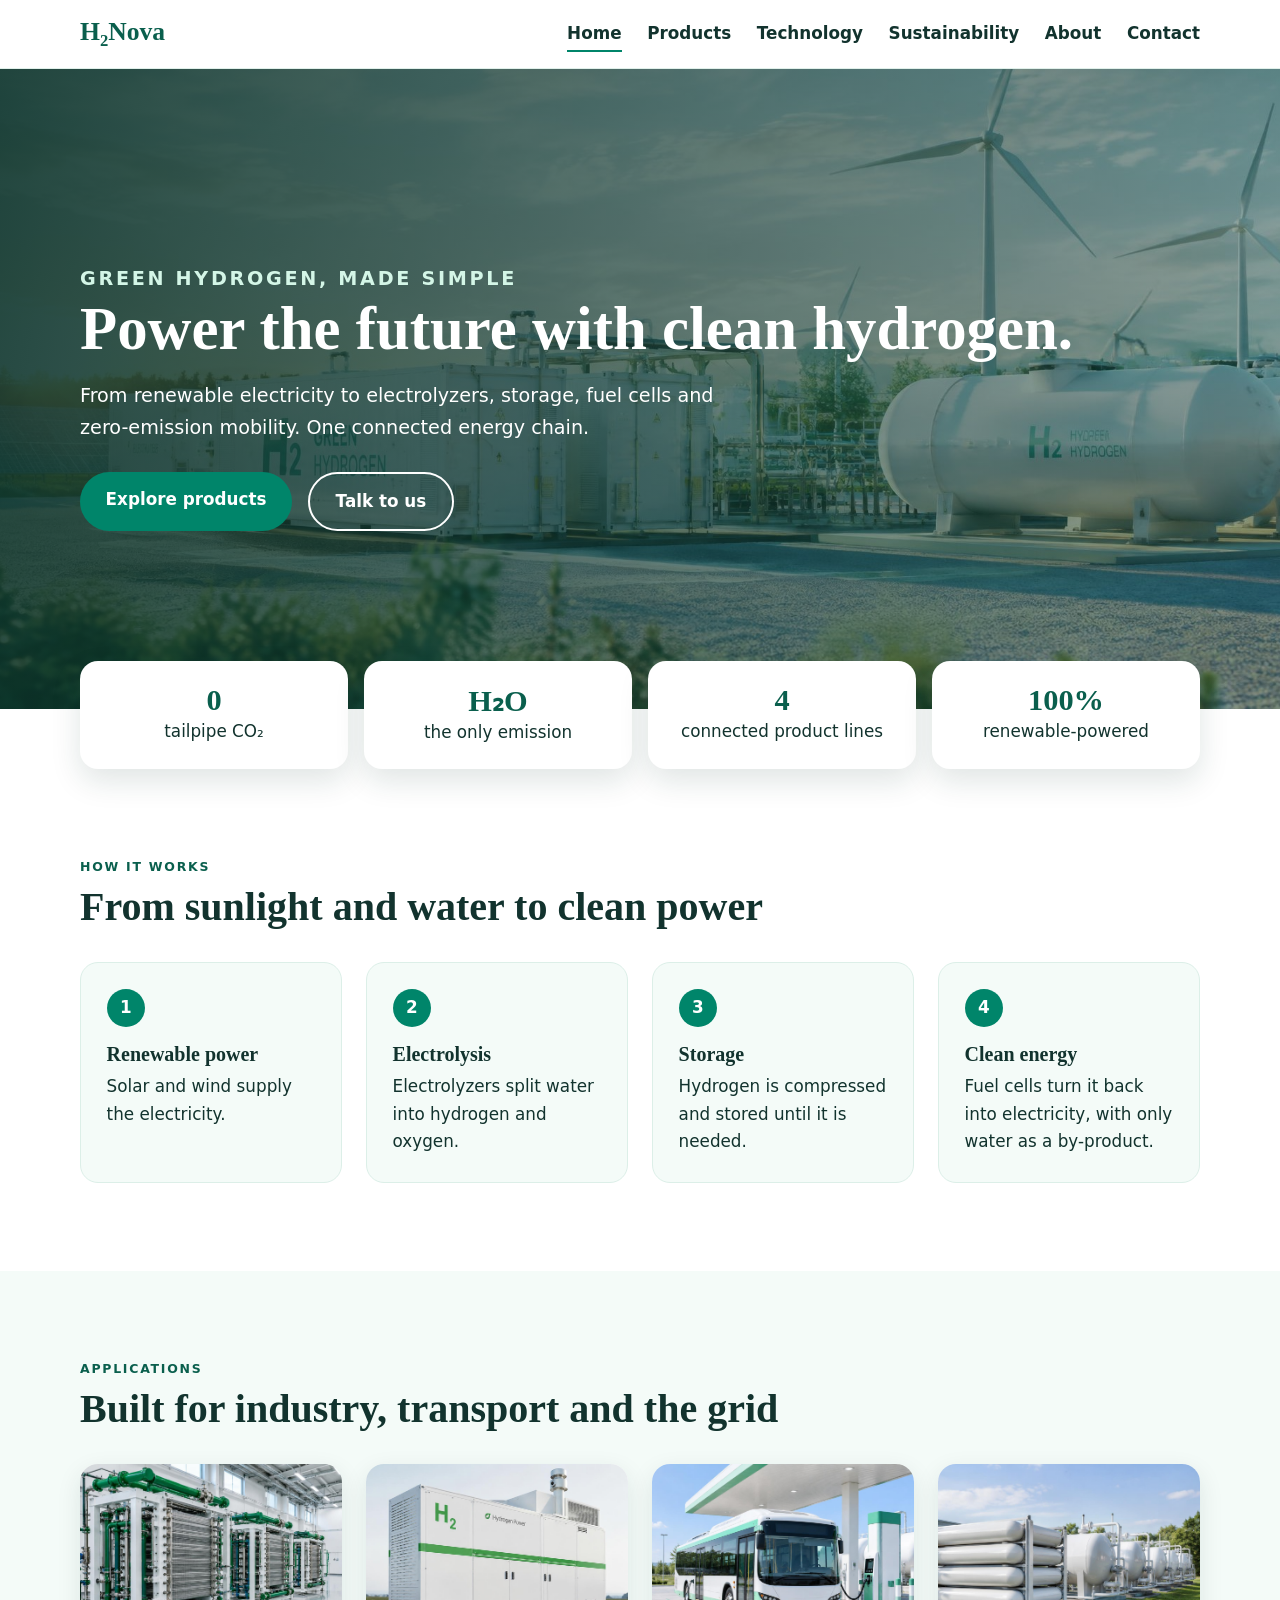
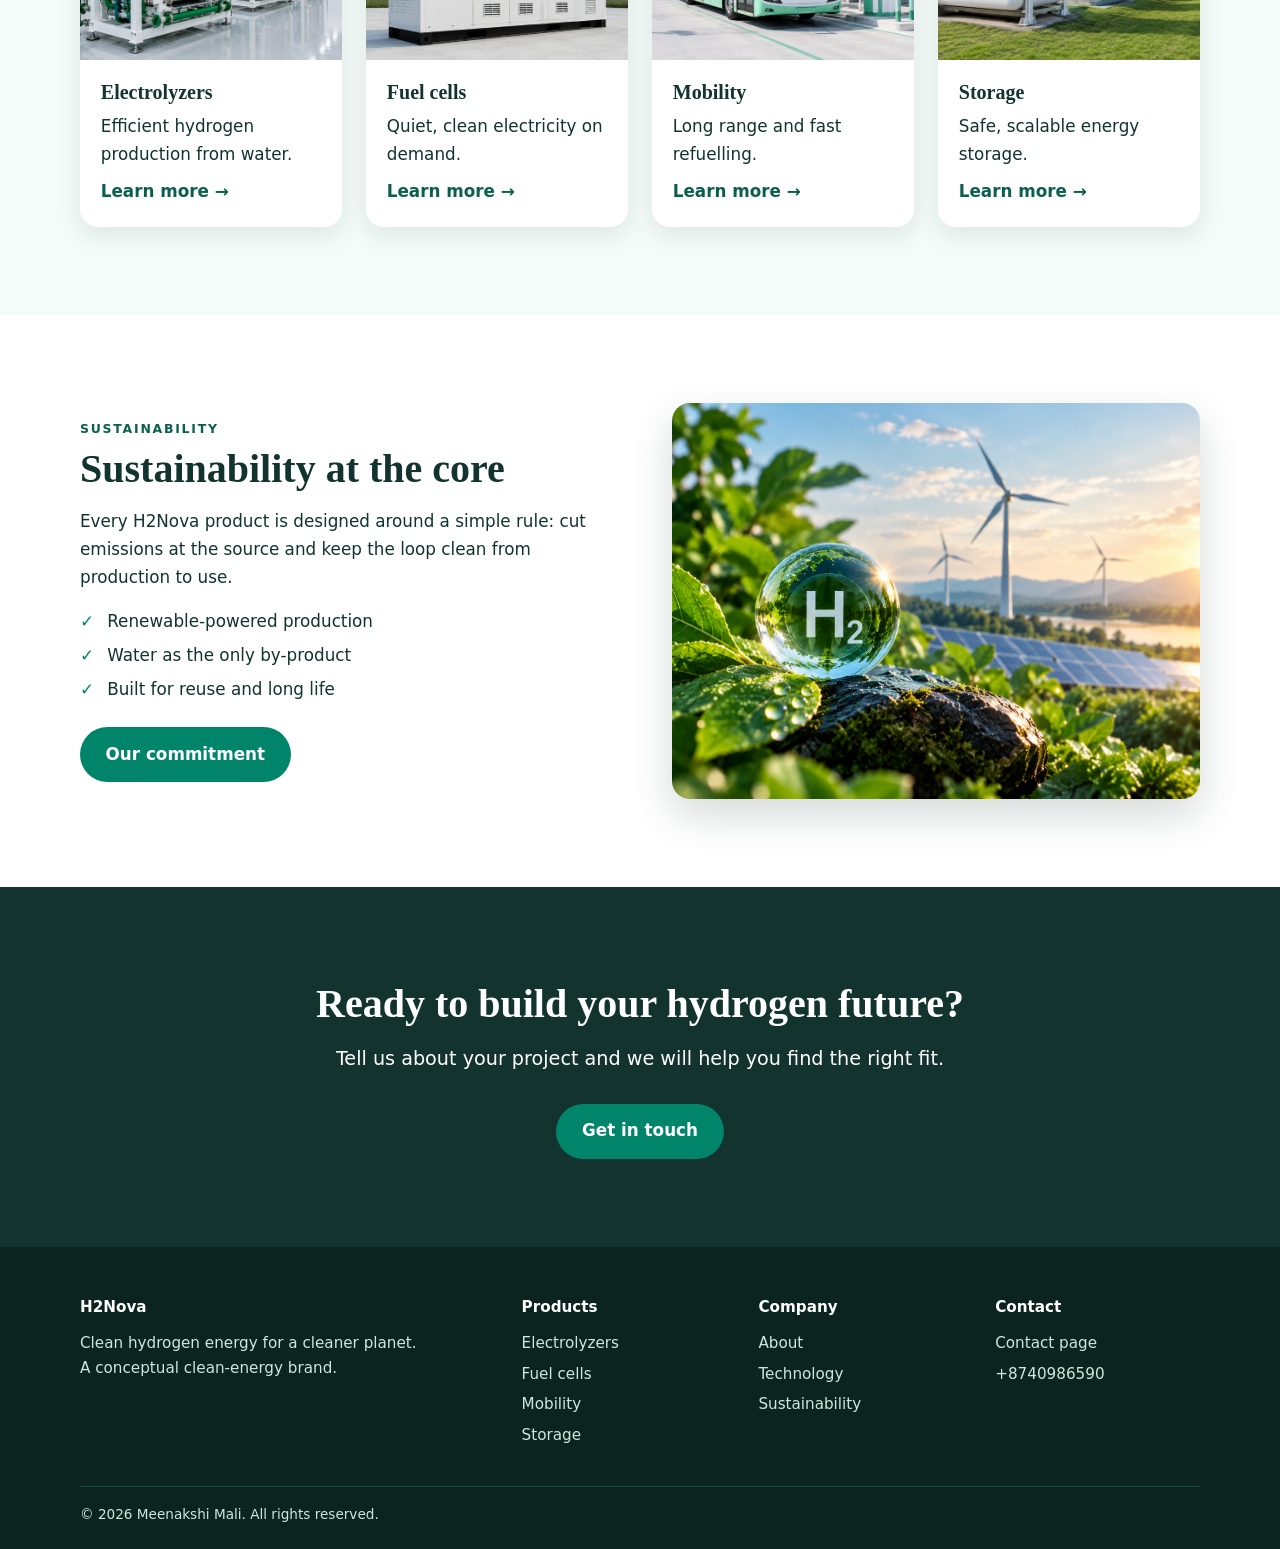
<file: index.html>
<!DOCTYPE html>
<html lang="en">
<head>
<meta charset="utf-8">
<meta name="viewport" content="width=device-width, initial-scale=1">
<title>H2Nova | Clean Hydrogen Energy</title>
<meta name="description" content="H2Nova: green hydrogen from renewable power to electrolyzers, storage, fuel cells and clean mobility.">
<link rel="stylesheet" href="styles.css">
</head>
<body>
<a class="skip" href="#main">Skip to content</a>
<header class="site-header"><div class="wrap bar">
  <a class="logo" href="index.html">H<sub>2</sub>Nova</a>
  <input type="checkbox" id="nav" class="nav-toggle" aria-label="Open menu">
  <label for="nav" class="burger" aria-hidden="true"></label>
  <nav aria-label="Main"><ul>
    <li><a href="index.html" aria-current="page">Home</a></li>
    <li><a href="product.html">Products</a></li>
    <li><a href="technology.html">Technology</a></li>
    <li><a href="sustainability.html">Sustainability</a></li>
    <li><a href="about.html">About</a></li>
    <li><a href="contact.html">Contact</a></li>
  </ul></nav>
</div></header>

<main id="main">
<section class="hero" style="--img:url('Main.jpg')">
  <div class="wrap">
    <p class="eyebrow">Green hydrogen, made simple</p>
    <h1>Power the future with clean hydrogen.</h1>
    <p>From renewable electricity to electrolyzers, storage, fuel cells and zero-emission mobility. One connected energy chain.</p>
    <div class="actions">
      <a class="btn" href="product.html">Explore products</a>
      <a class="btn ghost" href="contact.html">Talk to us</a>
    </div>
  </div>
</section>

<div class="wrap stats">
  <div class="stat"><b>0</b>tailpipe CO₂</div>
  <div class="stat"><b>H₂O</b>the only emission</div>
  <div class="stat"><b>4</b>connected product lines</div>
  <div class="stat"><b>100%</b>renewable-powered</div>
</div>

<section>
  <div class="wrap">
    <p class="eyebrow">How it works</p>
    <h2>From sunlight and water to clean power</h2>
    <div class="steps">
      <div class="step"><h3>Renewable power</h3><p>Solar and wind supply the electricity.</p></div>
      <div class="step"><h3>Electrolysis</h3><p>Electrolyzers split water into hydrogen and oxygen.</p></div>
      <div class="step"><h3>Storage</h3><p>Hydrogen is compressed and stored until it is needed.</p></div>
      <div class="step"><h3>Clean energy</h3><p>Fuel cells turn it back into electricity, with only water as a by-product.</p></div>
    </div>
  </div>
</section>

<section class="soft">
  <div class="wrap">
    <p class="eyebrow">Applications</p>
    <h2>Built for industry, transport and the grid</h2>
    <div class="grid">
      <article class="card"><img src="electrolyzer.jpg" alt="Electrolyzer unit" loading="lazy"><div><h3>Electrolyzers</h3><p>Efficient hydrogen production from water.</p><a class="more" href="product.html#electrolyzers">Learn more →</a></div></article>
      <article class="card"><img src="fuel-cell.jpg" alt="Fuel cell stack" loading="lazy"><div><h3>Fuel cells</h3><p>Quiet, clean electricity on demand.</p><a class="more" href="product.html#fuel-cells">Learn more →</a></div></article>
      <article class="card"><img src="mobility.jpg" alt="Hydrogen vehicle" loading="lazy"><div><h3>Mobility</h3><p>Long range and fast refuelling.</p><a class="more" href="product.html#mobility">Learn more →</a></div></article>
      <article class="card"><img src="storage.jpg" alt="Hydrogen storage tanks" loading="lazy"><div><h3>Storage</h3><p>Safe, scalable energy storage.</p><a class="more" href="product.html#storage">Learn more →</a></div></article>
    </div>
  </div>
</section>

<section>
  <div class="wrap split">
    <div>
      <p class="eyebrow">Sustainability</p>
      <h2>Sustainability at the core</h2>
      <p>Every H2Nova product is designed around a simple rule: cut emissions at the source and keep the loop clean from production to use.</p>
      <ul class="ticks"><li>Renewable-powered production</li><li>Water as the only by-product</li><li>Built for reuse and long life</li></ul>
      <a class="btn" href="sustainability.html">Our commitment</a>
    </div>
    <img src="Glass Orb.png" alt="Wind turbines, solar panels and a water droplet releasing hydrogen" loading="lazy">
  </div>
</section>

<section class="band">
  <div class="wrap">
    <h2>Ready to build your hydrogen future?</h2>
    <p class="lead">Tell us about your project and we will help you find the right fit.</p>
    <div class="actions"><a class="btn" href="contact.html">Get in touch</a></div>
  </div>
</section>
</main>

<footer><div class="wrap">
  <div class="fgrid">
    <div><h4>H2Nova</h4><p>Clean hydrogen energy for a cleaner planet.<br>A conceptual clean-energy brand.</p></div>
    <div><h4>Products</h4><ul><li><a href="product.html#electrolyzers">Electrolyzers</a></li><li><a href="product.html#fuel-cells">Fuel cells</a></li><li><a href="product.html#mobility">Mobility</a></li><li><a href="product.html#storage">Storage</a></li></ul></div>
    <div><h4>Company</h4><ul><li><a href="about.html">About</a></li><li><a href="technology.html">Technology</a></li><li><a href="sustainability.html">Sustainability</a></li></ul></div>
    <div><h4>Contact</h4><ul><li><a href="contact.html">Contact page</a></li><li><a href="tel:+8740986590">+8740986590</a></li></ul></div>
  </div>
  <p class="legal">© 2026 Meenakshi Mali. All rights reserved.</p>
</div></footer>
</body>
</html>
</file>
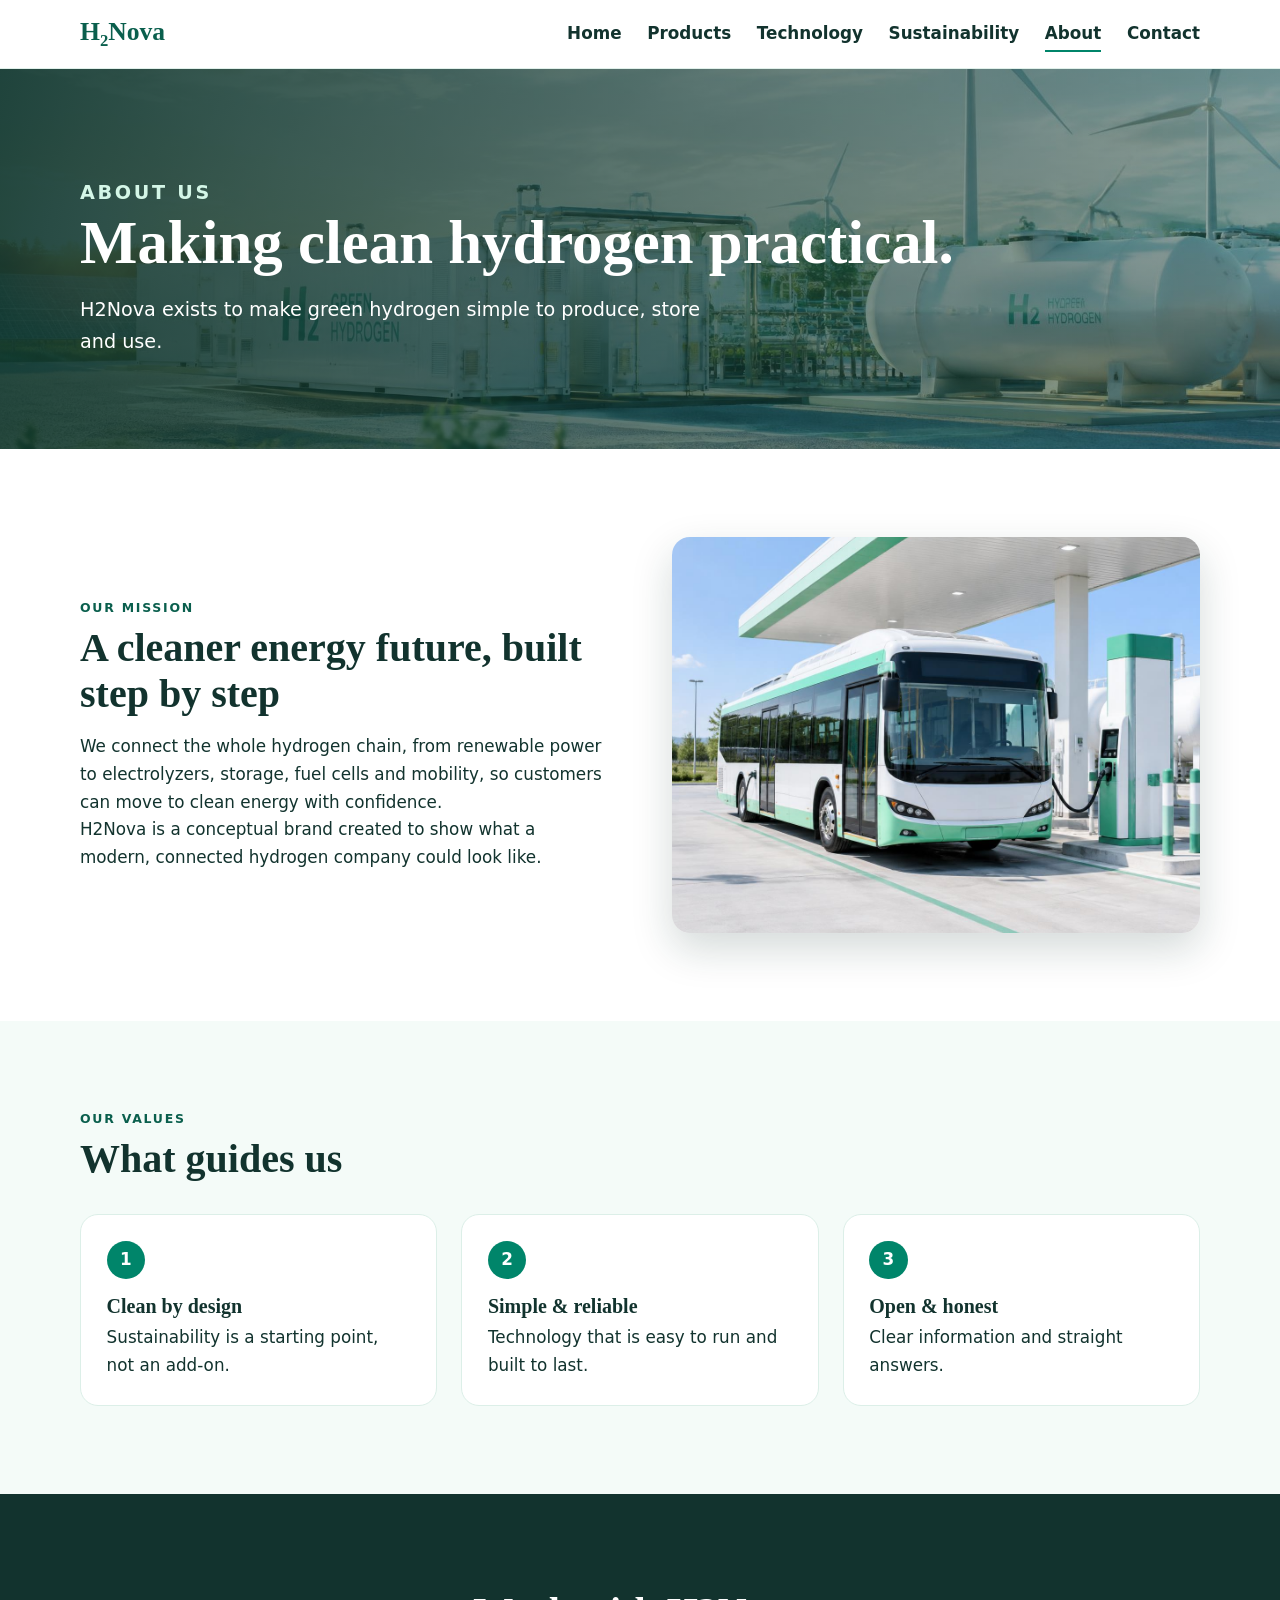
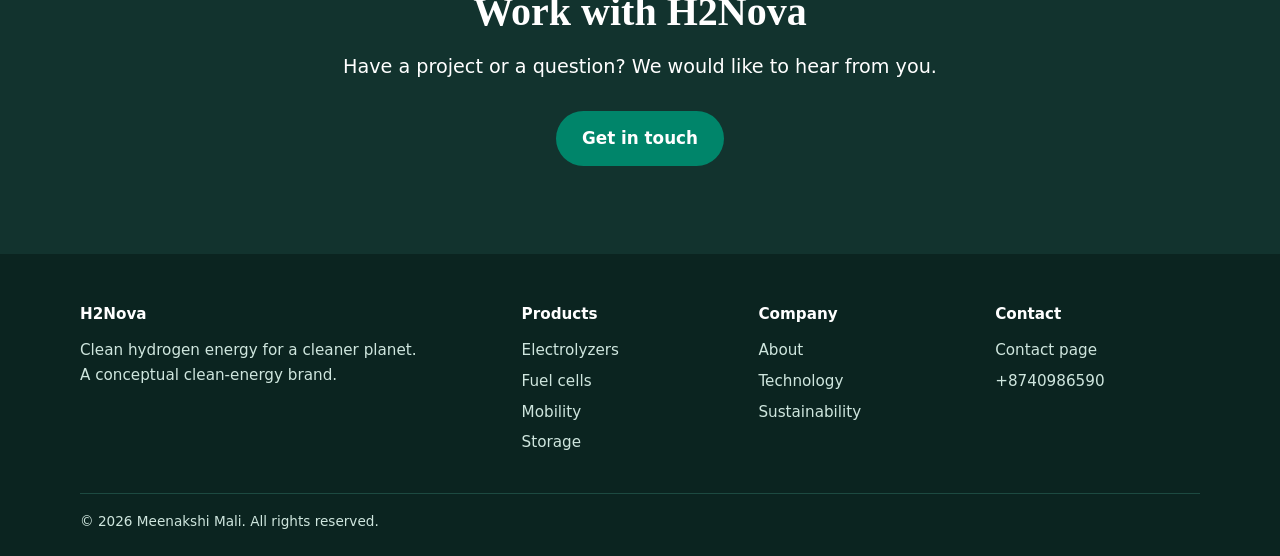
<file: about.html>
<!DOCTYPE html>
<html lang="en">
<head>
<meta charset="utf-8">
<meta name="viewport" content="width=device-width, initial-scale=1">
<title>About | H2Nova</title>
<meta name="description" content="About H2Nova: our mission, values and approach to clean hydrogen.">
<link rel="stylesheet" href="styles.css">
</head>
<body>
<a class="skip" href="#main">Skip to content</a>
<header class="site-header"><div class="wrap bar">
  <a class="logo" href="index.html">H<sub>2</sub>Nova</a>
  <input type="checkbox" id="nav" class="nav-toggle" aria-label="Open menu">
  <label for="nav" class="burger" aria-hidden="true"></label>
  <nav aria-label="Main"><ul><li><a href="index.html">Home</a></li><li><a href="product.html">Products</a></li><li><a href="technology.html">Technology</a></li><li><a href="sustainability.html">Sustainability</a></li><li><a href="about.html" aria-current="page">About</a></li><li><a href="contact.html">Contact</a></li></ul></nav>
</div></header>
<main id="main">
<section class="hero sm" style="--img:url('Main.jpg')">
  <div class="wrap">
    <p class="eyebrow">About us</p>
    <h1>Making clean hydrogen practical.</h1>
    <p>H2Nova exists to make green hydrogen simple to produce, store and use.</p>
  </div>
</section>

<section>
  <div class="wrap split">
    <div>
      <p class="eyebrow">Our mission</p>
      <h2>A cleaner energy future, built step by step</h2>
      <p>We connect the whole hydrogen chain, from renewable power to electrolyzers, storage, fuel cells and mobility, so customers can move to clean energy with confidence.</p>
      <p>H2Nova is a conceptual brand created to show what a modern, connected hydrogen company could look like.</p>
    </div>
    <img src="mobility.jpg" alt="Hydrogen vehicle" loading="lazy">
  </div>
</section>

<section class="soft">
  <div class="wrap">
    <p class="eyebrow">Our values</p>
    <h2>What guides us</h2>
    <div class="steps">
      <div class="step"><h3>Clean by design</h3><p>Sustainability is a starting point, not an add-on.</p></div>
      <div class="step"><h3>Simple &amp; reliable</h3><p>Technology that is easy to run and built to last.</p></div>
      <div class="step"><h3>Open &amp; honest</h3><p>Clear information and straight answers.</p></div>
    </div>
  </div>
</section>
<section class="band">
  <div class="wrap">
    <h2>Work with H2Nova</h2>
    <p class="lead">Have a project or a question? We would like to hear from you.</p>
    <div class="actions"><a class="btn" href="contact.html">Get in touch</a></div>
  </div>
</section>
</main>
<footer><div class="wrap">
  <div class="fgrid">
    <div><h4>H2Nova</h4><p>Clean hydrogen energy for a cleaner planet.<br>A conceptual clean-energy brand.</p></div>
    <div><h4>Products</h4><ul><li><a href="product.html#electrolyzers">Electrolyzers</a></li><li><a href="product.html#fuel-cells">Fuel cells</a></li><li><a href="product.html#mobility">Mobility</a></li><li><a href="product.html#storage">Storage</a></li></ul></div>
    <div><h4>Company</h4><ul><li><a href="about.html">About</a></li><li><a href="technology.html">Technology</a></li><li><a href="sustainability.html">Sustainability</a></li></ul></div>
    <div><h4>Contact</h4><ul><li><a href="contact.html">Contact page</a></li><li><a href="tel:+8740986590">+8740986590</a></li></ul></div>
  </div>
  <p class="legal">© 2026 Meenakshi Mali. All rights reserved.</p>
</div></footer>
</body>
</html>
</file>
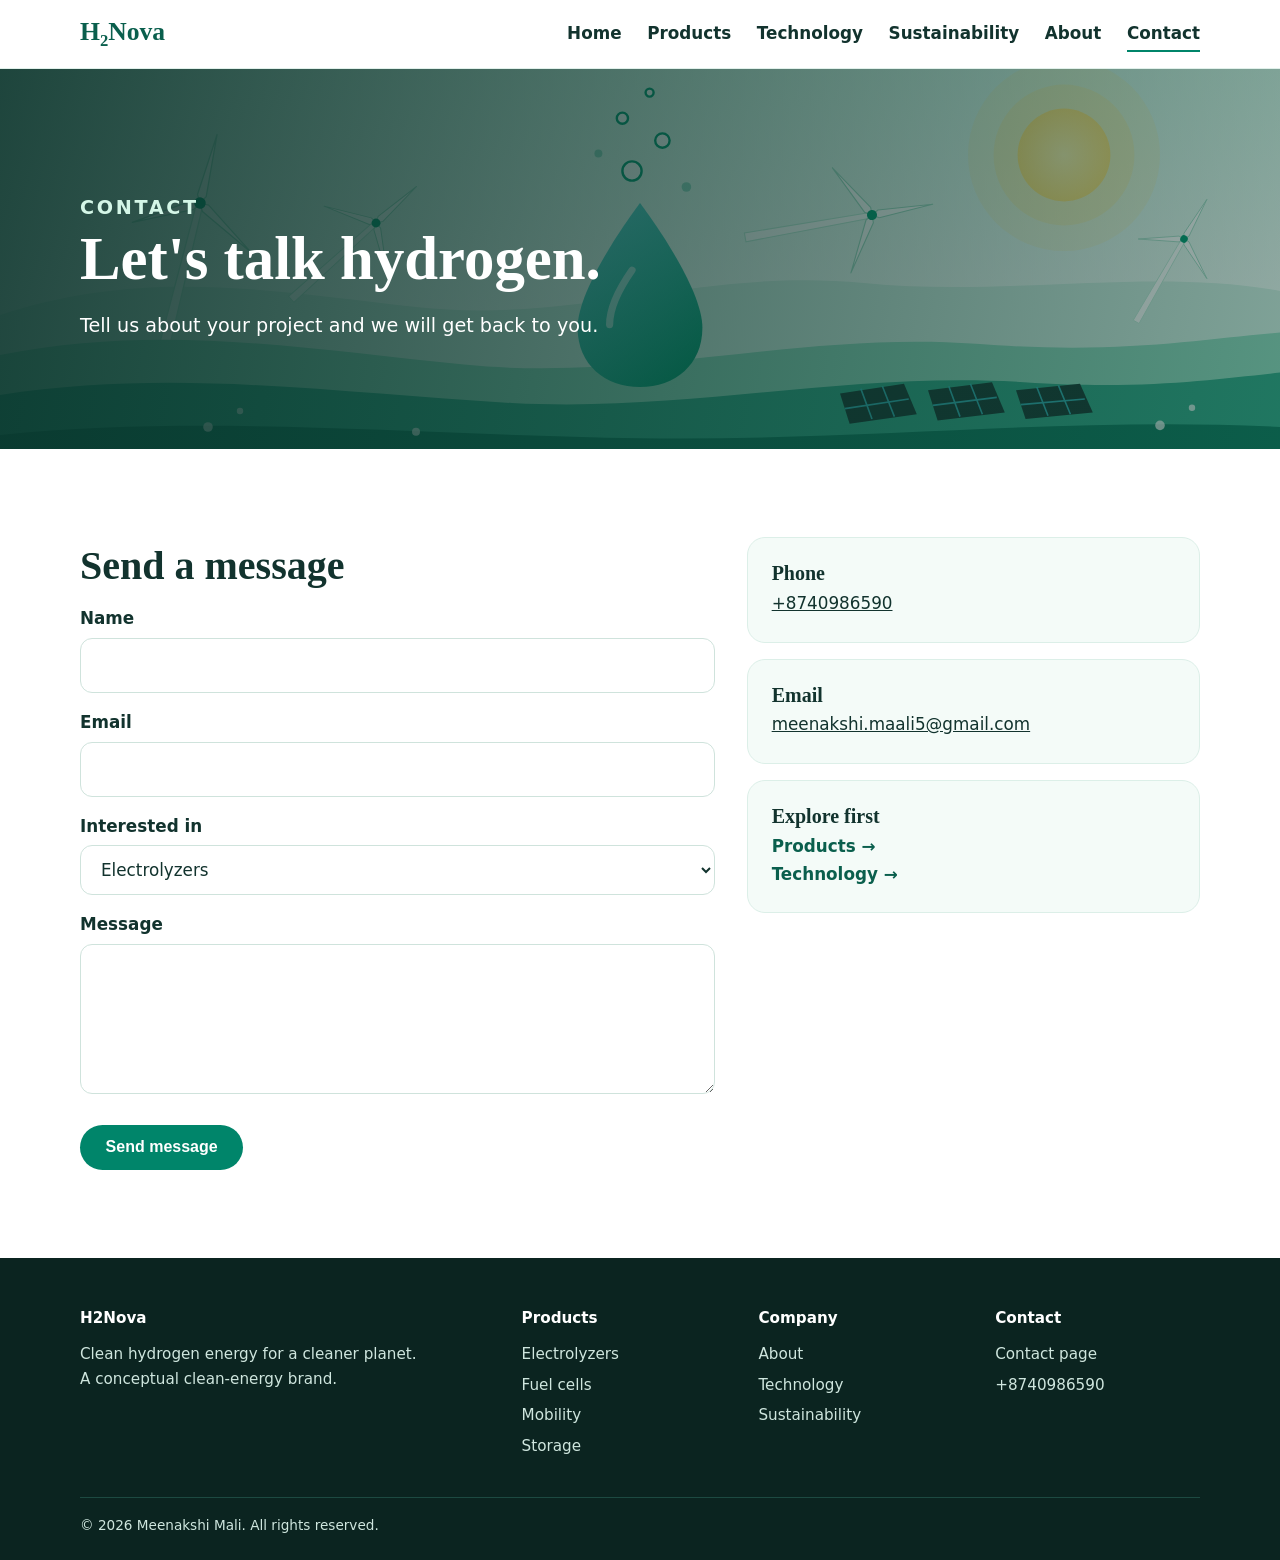
<file: contact.html>
<!DOCTYPE html>
<html lang="en">
<head>
<meta charset="utf-8">
<meta name="viewport" content="width=device-width, initial-scale=1">
<title>Contact | H2Nova</title>
<meta name="description" content="Contact H2Nova about hydrogen products and projects.">
<link rel="stylesheet" href="styles.css">
</head>
<body>
<a class="skip" href="#main">Skip to content</a>
<header class="site-header"><div class="wrap bar">
  <a class="logo" href="index.html">H<sub>2</sub>Nova</a>
  <input type="checkbox" id="nav" class="nav-toggle" aria-label="Open menu">
  <label for="nav" class="burger" aria-hidden="true"></label>
  <nav aria-label="Main"><ul><li><a href="index.html">Home</a></li><li><a href="product.html">Products</a></li><li><a href="technology.html">Technology</a></li><li><a href="sustainability.html">Sustainability</a></li><li><a href="about.html">About</a></li><li><a href="contact.html" aria-current="page">Contact</a></li></ul></nav>
</div></header>
<main id="main">
<section class="hero sm" style="--img:url('sustainability-cover.svg')">
  <div class="wrap">
    <p class="eyebrow">Contact</p>
    <h1>Let's talk hydrogen.</h1>
    <p>Tell us about your project and we will get back to you.</p>
  </div>
</section>

<section>
  <div class="wrap contact">
    <form action="mailto:info@example.com" method="post" enctype="text/plain">
      <h2>Send a message</h2>
      <label for="name">Name</label>
      <input id="name" name="name" type="text" autocomplete="name" required>
      <label for="email">Email</label>
      <input id="email" name="email" type="email" autocomplete="email" required>
      <label for="topic">Interested in</label>
      <select id="topic" name="topic">
        <option>Electrolyzers</option><option>Fuel cells</option><option>Mobility</option><option>Storage</option><option>Something else</option>
      </select>
      <label for="msg">Message</label>
      <textarea id="msg" name="message" required></textarea>
      <button class="btn" type="submit">Send message</button>
    </form>
    <aside>
      <div class="tile"><h3>Phone</h3><p><a href="tel:+8740986590">+8740986590</a></p></div>
      <div class="tile"><h3>Email</h3><p><a href="meenakshi.maali5@gmail.com">meenakshi.maali5@gmail.com</a></p></div>
      <div class="tile"><h3>Explore first</h3><p><a class="more" href="product.html">Products →</a><br><a class="more" href="technology.html">Technology →</a></p></div>
    </aside>
  </div>
</section>
</main>
<footer><div class="wrap">
  <div class="fgrid">
    <div><h4>H2Nova</h4><p>Clean hydrogen energy for a cleaner planet.<br>A conceptual clean-energy brand.</p></div>
    <div><h4>Products</h4><ul><li><a href="product.html#electrolyzers">Electrolyzers</a></li><li><a href="product.html#fuel-cells">Fuel cells</a></li><li><a href="product.html#mobility">Mobility</a></li><li><a href="product.html#storage">Storage</a></li></ul></div>
    <div><h4>Company</h4><ul><li><a href="about.html">About</a></li><li><a href="technology.html">Technology</a></li><li><a href="sustainability.html">Sustainability</a></li></ul></div>
    <div><h4>Contact</h4><ul><li><a href="contact.html">Contact page</a></li><li><a href="tel:+8740986590">+8740986590</a></li></ul></div>
  </div>
  <p class="legal">© 2026 Meenakshi Mali. All rights reserved.</p>
</div></footer>
</body>
</html>
</file>
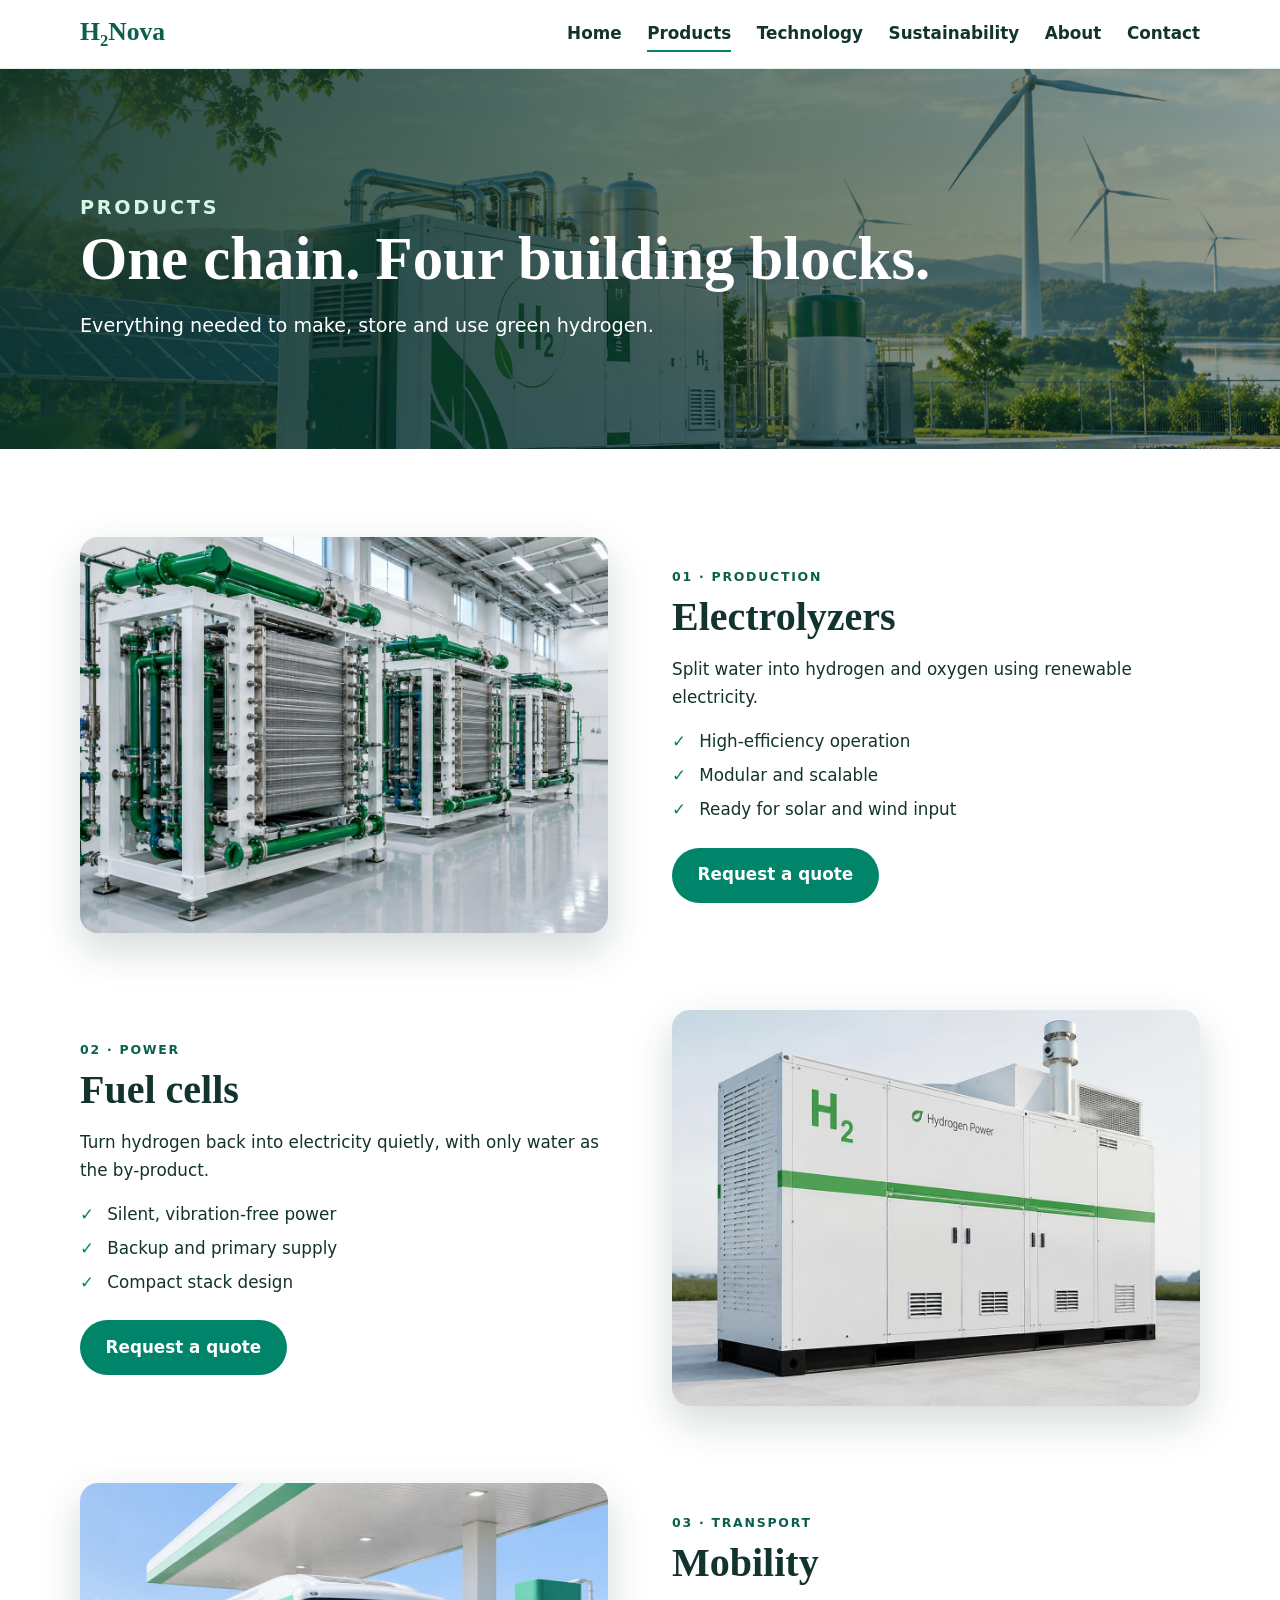
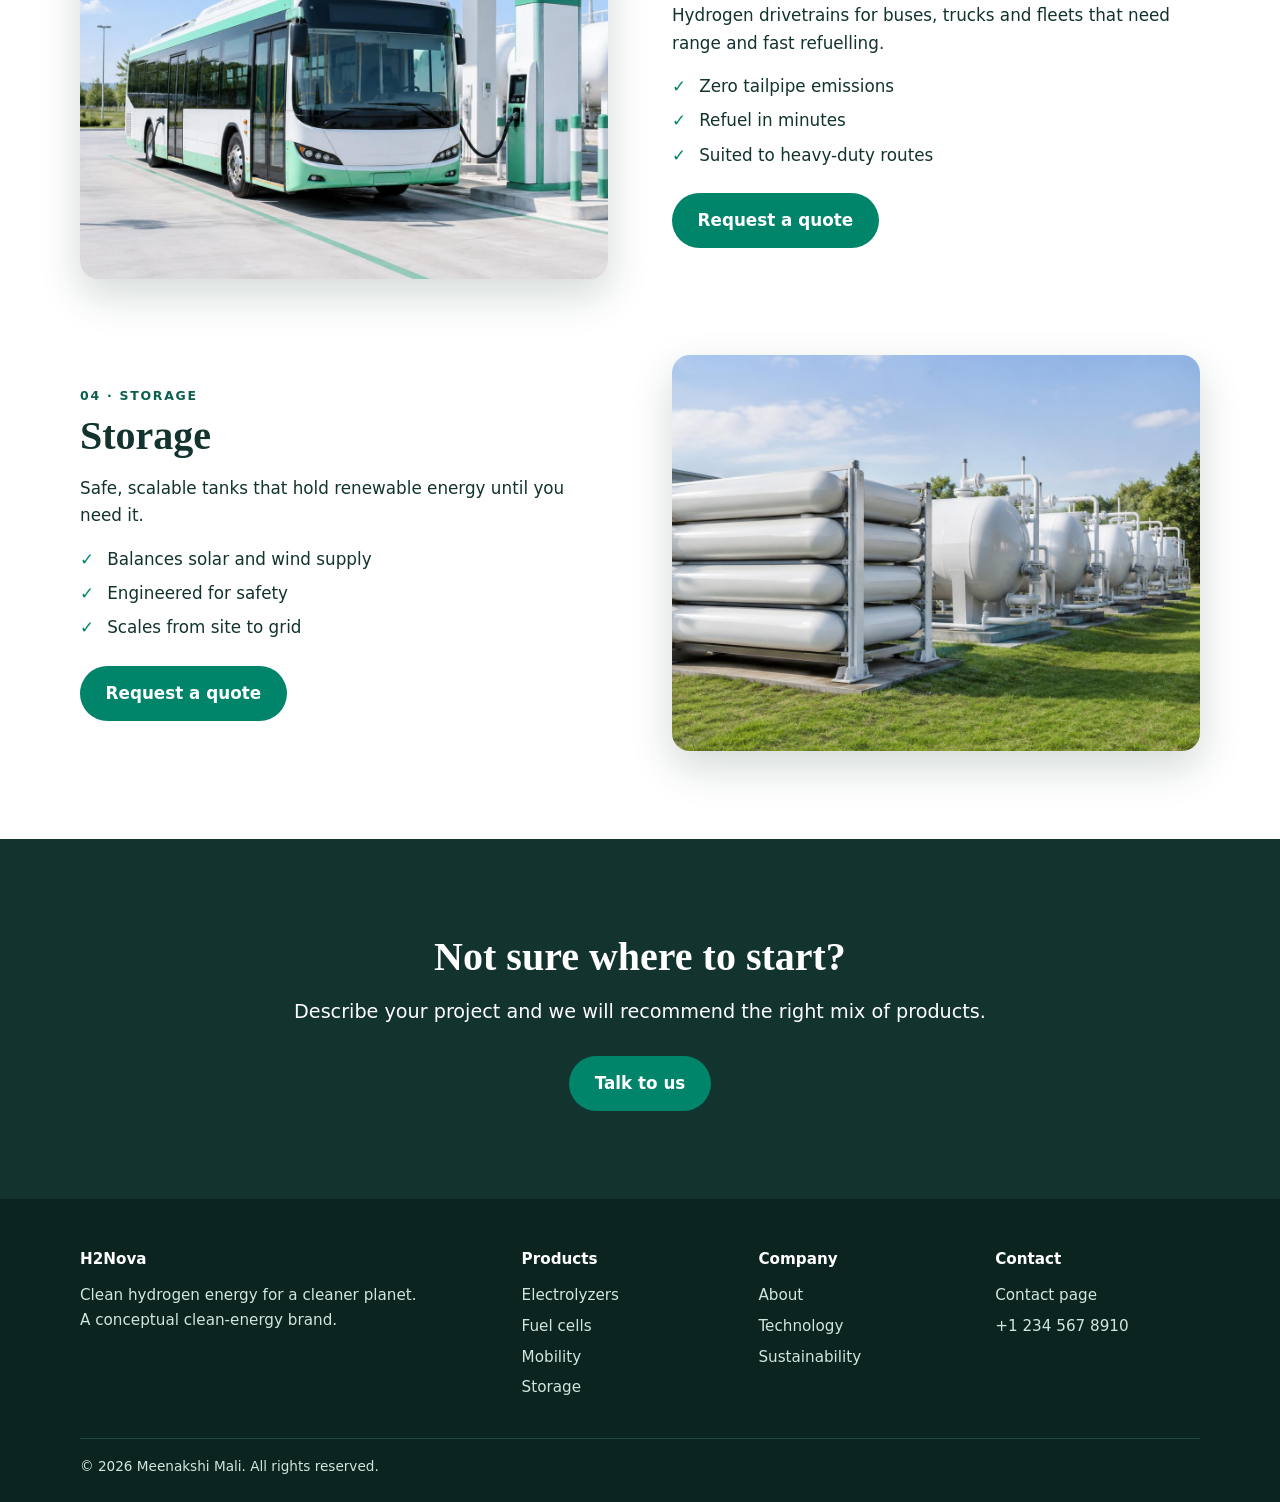
<file: product.html>
<!DOCTYPE html>
<html lang="en">
<head>
<meta charset="utf-8">
<meta name="viewport" content="width=device-width, initial-scale=1">
<title>Products | H2Nova</title>
<meta name="description" content="H2Nova electrolyzers, fuel cells, mobility solutions and hydrogen storage.">
<link rel="stylesheet" href="styles.css">
</head>
<body>
<a class="skip" href="#main">Skip to content</a>
<header class="site-header"><div class="wrap bar">
  <a class="logo" href="index.html">H<sub>2</sub>Nova</a>
  <input type="checkbox" id="nav" class="nav-toggle" aria-label="Open menu">
  <label for="nav" class="burger" aria-hidden="true"></label>
  <nav aria-label="Main"><ul>
    <li><a href="index.html">Home</a></li>
    <li><a href="product.html" aria-current="page">Products</a></li>
    <li><a href="technology.html">Technology</a></li>
    <li><a href="sustainability.html">Sustainability</a></li>
    <li><a href="about.html">About</a></li>
    <li><a href="contact.html">Contact</a></li>
  </ul></nav>
</div></header>

<main id="main">
<section class="hero sm" style="--img:url('Eco Hydrogen.png')">
  <div class="wrap">
    <p class="eyebrow">Products</p>
    <h1>One chain. Four building blocks.</h1>
    <p>Everything needed to make, store and use green hydrogen.</p>
  </div>
</section>

<section>
  <div class="wrap">
    <div class="split" id="electrolyzers">
      <img src="electrolyzer.jpg" alt="Electrolyzer unit" loading="lazy">
      <div>
        <p class="eyebrow">01 · Production</p>
        <h2>Electrolyzers</h2>
        <p>Split water into hydrogen and oxygen using renewable electricity.</p>
        <ul class="ticks"><li>High-efficiency operation</li><li>Modular and scalable</li><li>Ready for solar and wind input</li></ul>
        <a class="btn" href="contact.html">Request a quote</a>
      </div>
    </div>

    <div class="split flip" id="fuel-cells">
      <img src="fuel-cell.jpg" alt="Fuel cell stack" loading="lazy">
      <div>
        <p class="eyebrow">02 · Power</p>
        <h2>Fuel cells</h2>
        <p>Turn hydrogen back into electricity quietly, with only water as the by-product.</p>
        <ul class="ticks"><li>Silent, vibration-free power</li><li>Backup and primary supply</li><li>Compact stack design</li></ul>
        <a class="btn" href="contact.html">Request a quote</a>
      </div>
    </div>

    <div class="split" id="mobility">
      <img src="mobility.jpg" alt="Hydrogen vehicle" loading="lazy">
      <div>
        <p class="eyebrow">03 · Transport</p>
        <h2>Mobility</h2>
        <p>Hydrogen drivetrains for buses, trucks and fleets that need range and fast refuelling.</p>
        <ul class="ticks"><li>Zero tailpipe emissions</li><li>Refuel in minutes</li><li>Suited to heavy-duty routes</li></ul>
        <a class="btn" href="contact.html">Request a quote</a>
      </div>
    </div>

    <div class="split flip" id="storage">
      <img src="storage.jpg" alt="Hydrogen storage tanks" loading="lazy">
      <div>
        <p class="eyebrow">04 · Storage</p>
        <h2>Storage</h2>
        <p>Safe, scalable tanks that hold renewable energy until you need it.</p>
        <ul class="ticks"><li>Balances solar and wind supply</li><li>Engineered for safety</li><li>Scales from site to grid</li></ul>
        <a class="btn" href="contact.html">Request a quote</a>
      </div>
    </div>
  </div>
</section>

<section class="band">
  <div class="wrap">
    <h2>Not sure where to start?</h2>
    <p class="lead">Describe your project and we will recommend the right mix of products.</p>
    <div class="actions"><a class="btn" href="contact.html">Talk to us</a></div>
  </div>
</section>
</main>

<footer><div class="wrap">
  <div class="fgrid">
    <div><h4>H2Nova</h4><p>Clean hydrogen energy for a cleaner planet.<br>A conceptual clean-energy brand.</p></div>
    <div><h4>Products</h4><ul><li><a href="#electrolyzers">Electrolyzers</a></li><li><a href="#fuel-cells">Fuel cells</a></li><li><a href="#mobility">Mobility</a></li><li><a href="#storage">Storage</a></li></ul></div>
    <div><h4>Company</h4><ul><li><a href="about.html">About</a></li><li><a href="technology.html">Technology</a></li><li><a href="sustainability.html">Sustainability</a></li></ul></div>
    <div><h4>Contact</h4><ul><li><a href="contact.html">Contact page</a></li><li><a href="tel:8740986590">+1 234 567 8910</a></li></ul></div>
  </div>
  <p class="legal">© 2026 Meenakshi Mali. All rights reserved.</p>
</div></footer>
</body>
</html>
</file>
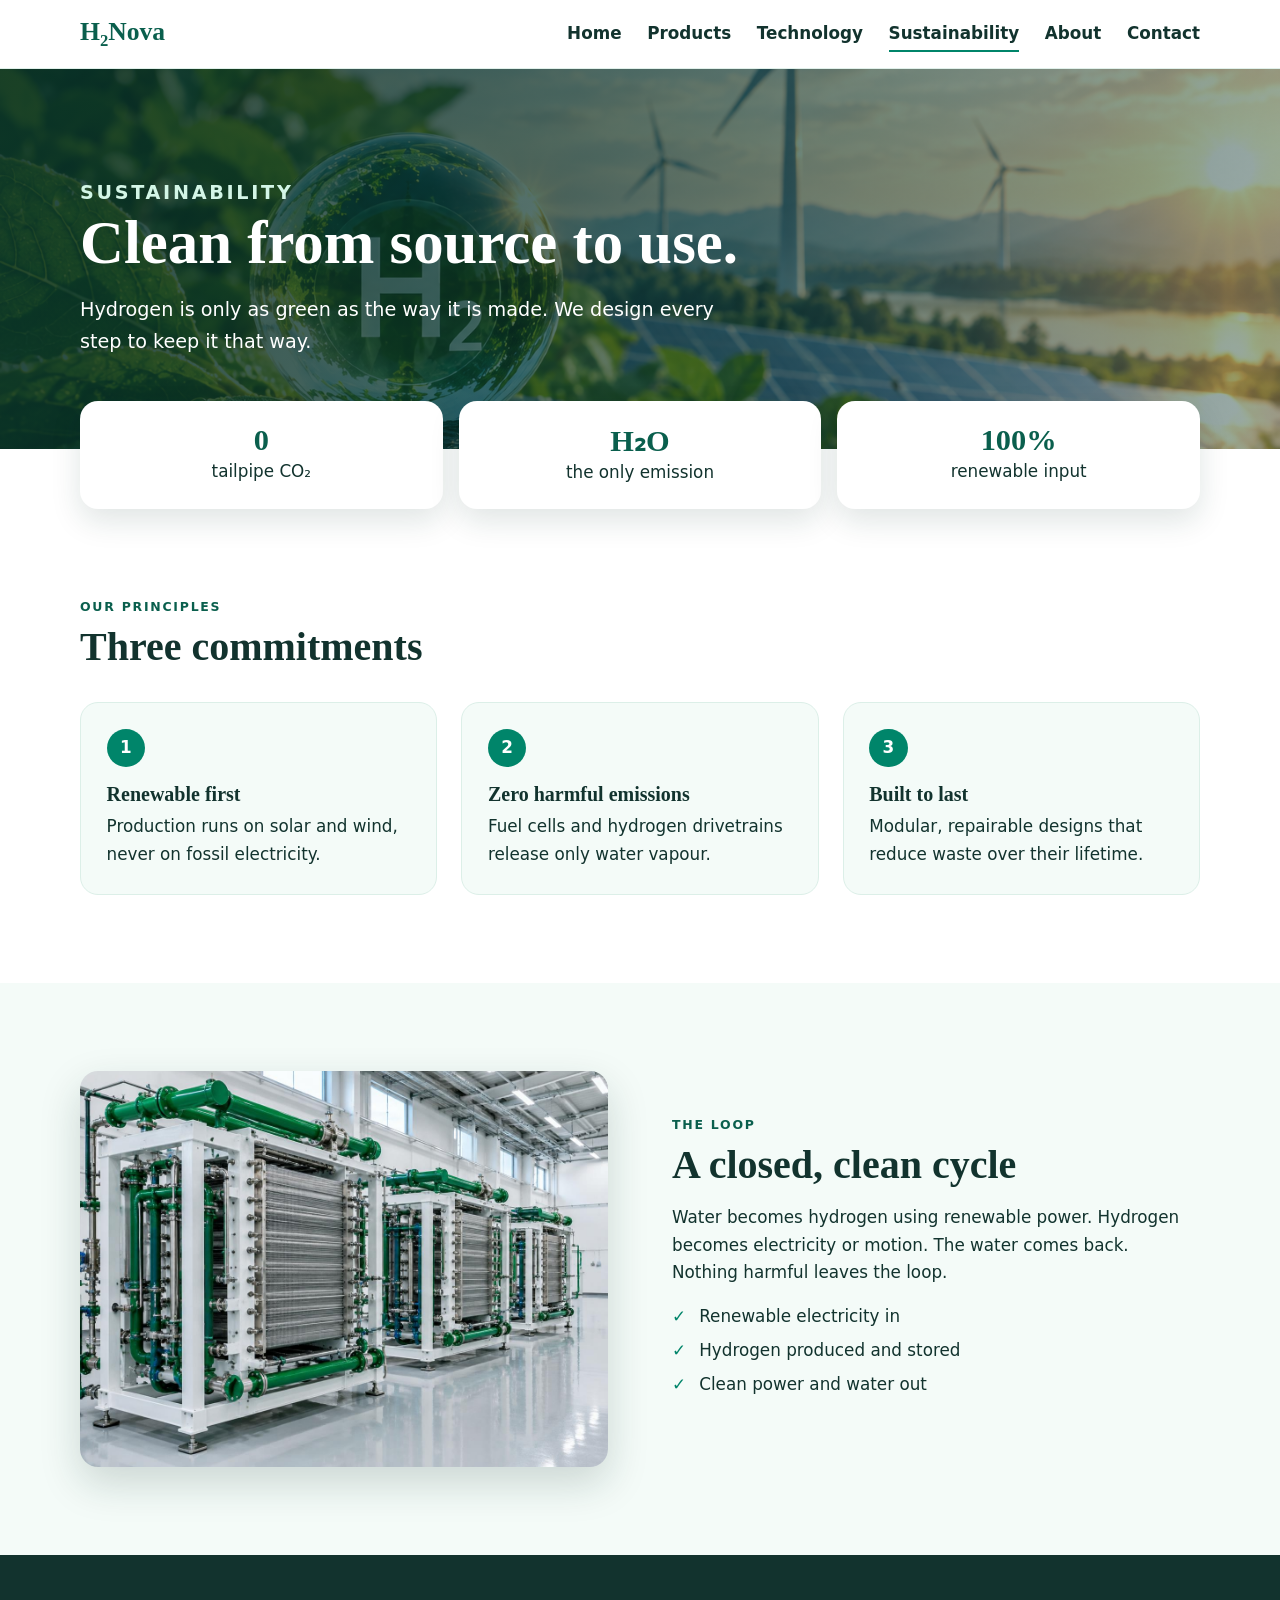
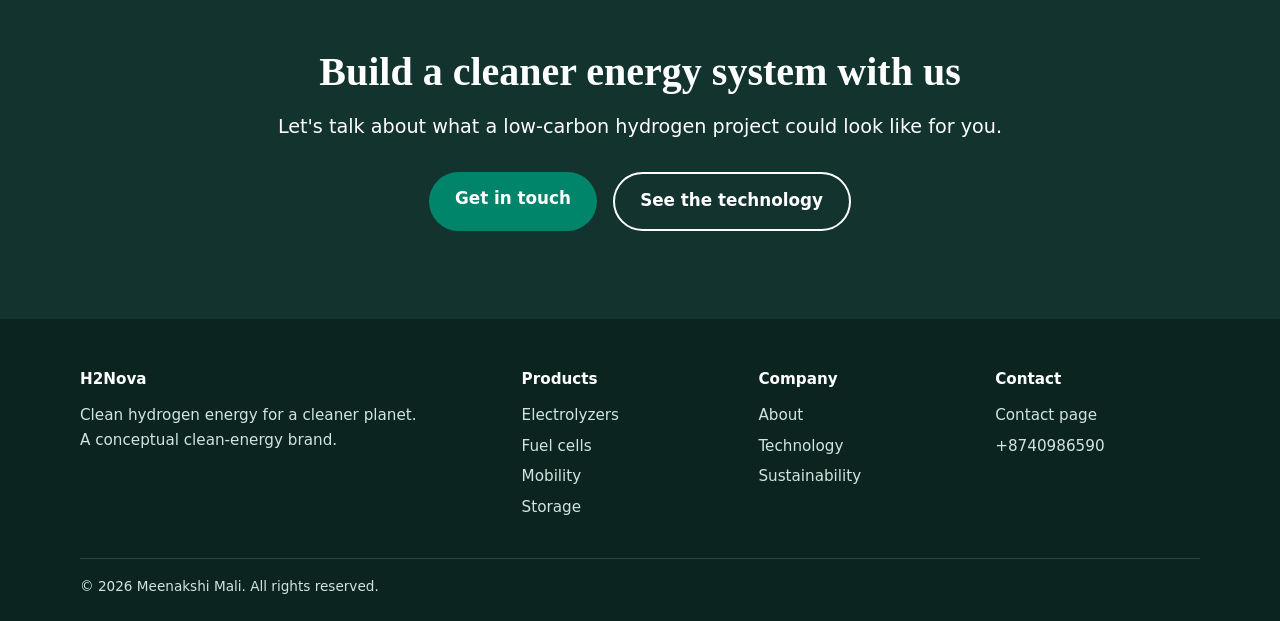
<file: sustainability.html>
<!DOCTYPE html>
<html lang="en">
<head>
<meta charset="utf-8">
<meta name="viewport" content="width=device-width, initial-scale=1">
<title>Sustainability | H2Nova</title>
<meta name="description" content="How H2Nova keeps hydrogen clean from renewable production to final use.">
<link rel="stylesheet" href="styles.css">
</head>
<body>
<a class="skip" href="#main">Skip to content</a>
<header class="site-header"><div class="wrap bar">
  <a class="logo" href="index.html">H<sub>2</sub>Nova</a>
  <input type="checkbox" id="nav" class="nav-toggle" aria-label="Open menu">
  <label for="nav" class="burger" aria-hidden="true"></label>
  <nav aria-label="Main"><ul>
    <li><a href="index.html">Home</a></li>
    <li><a href="product.html">Products</a></li>
    <li><a href="technology.html">Technology</a></li>
    <li><a href="sustainability.html" aria-current="page">Sustainability</a></li>
    <li><a href="about.html">About</a></li>
    <li><a href="contact.html">Contact</a></li>
  </ul></nav>
</div></header>

<main id="main">
<section class="hero sm" style="--img:url('Glass Orb.png')">
  <div class="wrap">
    <p class="eyebrow">Sustainability</p>
    <h1>Clean from source to use.</h1>
    <p>Hydrogen is only as green as the way it is made. We design every step to keep it that way.</p>
  </div>
</section>

<div class="wrap stats">
  <div class="stat"><b>0</b>tailpipe CO₂</div>
  <div class="stat"><b>H₂O</b>the only emission</div>
  <div class="stat"><b>100%</b>renewable input</div>
</div>

<section>
  <div class="wrap">
    <p class="eyebrow">Our principles</p>
    <h2>Three commitments</h2>
    <div class="steps">
      <div class="step"><h3>Renewable first</h3><p>Production runs on solar and wind, never on fossil electricity.</p></div>
      <div class="step"><h3>Zero harmful emissions</h3><p>Fuel cells and hydrogen drivetrains release only water vapour.</p></div>
      <div class="step"><h3>Built to last</h3><p>Modular, repairable designs that reduce waste over their lifetime.</p></div>
    </div>
  </div>
</section>

<section class="soft">
  <div class="wrap split">
    <img src="electrolyzer.jpg" alt="Electrolyzer producing green hydrogen" loading="lazy">
    <div>
      <p class="eyebrow">The loop</p>
      <h2>A closed, clean cycle</h2>
      <p>Water becomes hydrogen using renewable power. Hydrogen becomes electricity or motion. The water comes back. Nothing harmful leaves the loop.</p>
      <ul class="ticks"><li>Renewable electricity in</li><li>Hydrogen produced and stored</li><li>Clean power and water out</li></ul>
    </div>
  </div>
</section>

<section class="band">
  <div class="wrap">
    <h2>Build a cleaner energy system with us</h2>
    <p class="lead">Let's talk about what a low-carbon hydrogen project could look like for you.</p>
    <div class="actions"><a class="btn" href="contact.html">Get in touch</a><a class="btn ghost" href="technology.html">See the technology</a></div>
  </div>
</section>
</main>

<footer><div class="wrap">
  <div class="fgrid">
    <div><h4>H2Nova</h4><p>Clean hydrogen energy for a cleaner planet.<br>A conceptual clean-energy brand.</p></div>
    <div><h4>Products</h4><ul><li><a href="product.html#electrolyzers">Electrolyzers</a></li><li><a href="product.html#fuel-cells">Fuel cells</a></li><li><a href="product.html#mobility">Mobility</a></li><li><a href="product.html#storage">Storage</a></li></ul></div>
    <div><h4>Company</h4><ul><li><a href="about.html">About</a></li><li><a href="technology.html">Technology</a></li><li><a href="sustainability.html">Sustainability</a></li></ul></div>
    <div><h4>Contact</h4><ul><li><a href="contact.html">Contact page</a></li><li><a href="tel:+8740986590">+8740986590</a></li></ul></div>
  </div>
  <p class="legal">© 2026 Meenakshi Mali. All rights reserved.</p>
</div></footer>
</body>
</html>
</file>
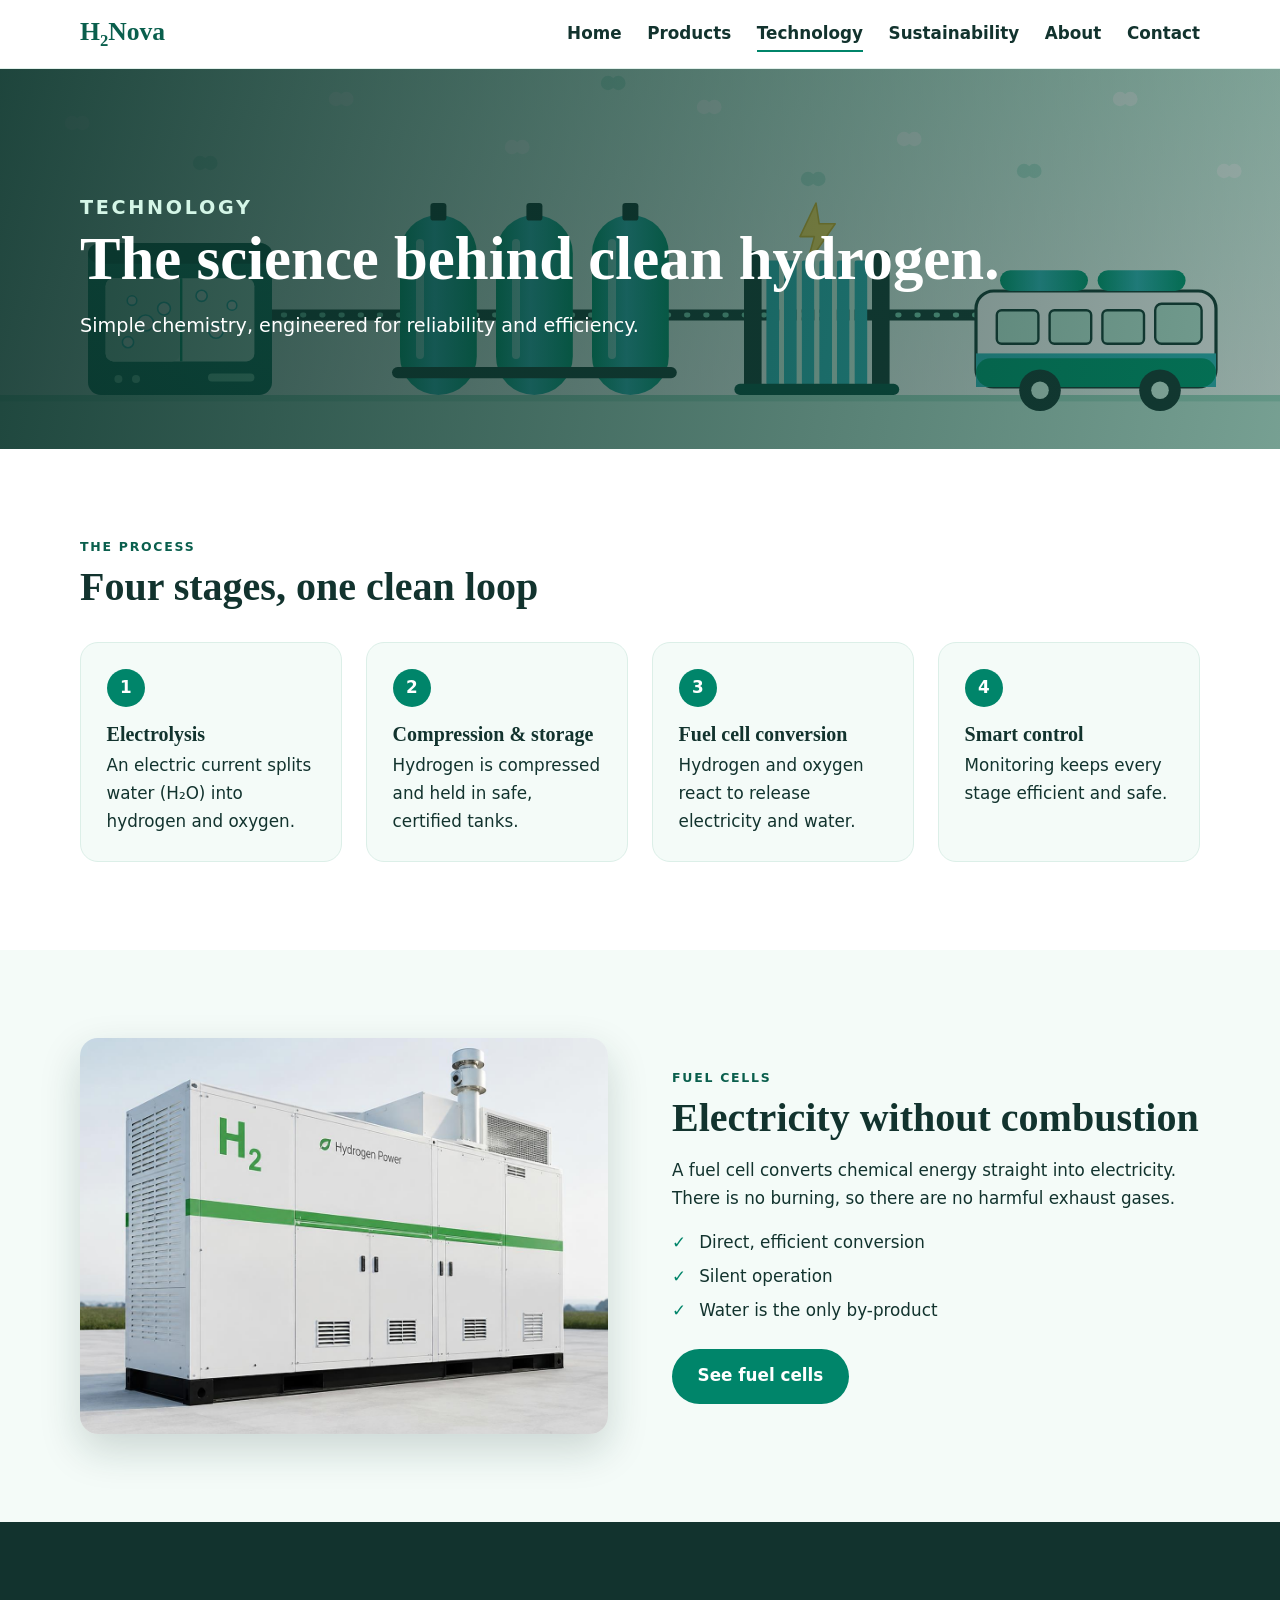
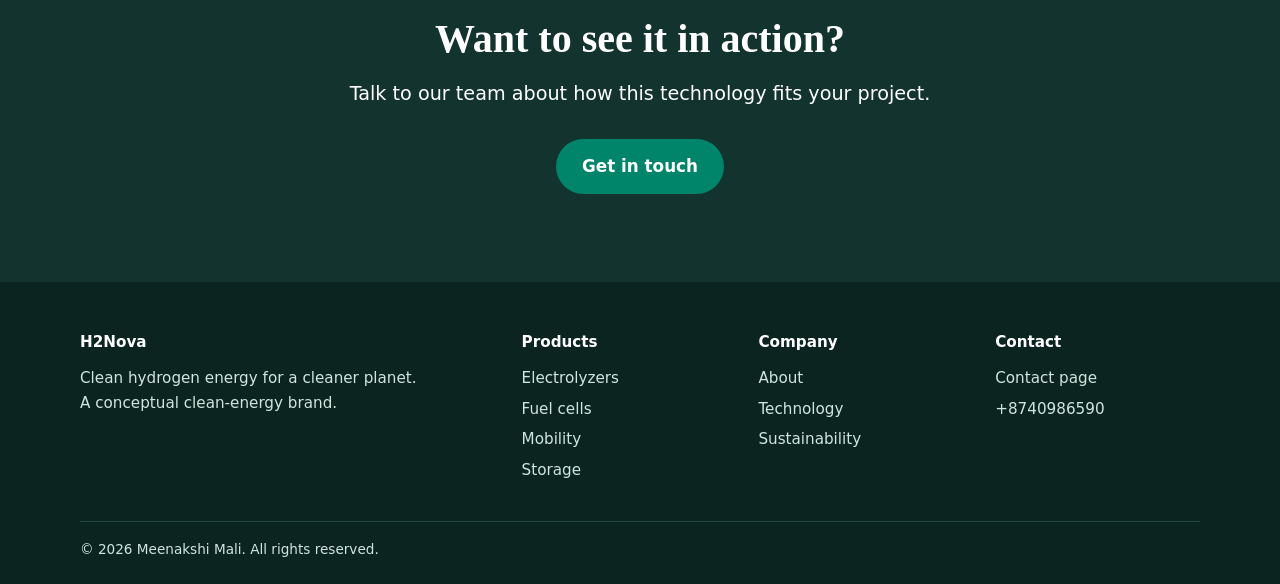
<file: technology.html>
<!DOCTYPE html>
<html lang="en">
<head>
<meta charset="utf-8">
<meta name="viewport" content="width=device-width, initial-scale=1">
<title>Technology | H2Nova</title>
<meta name="description" content="How H2Nova electrolysis, storage and fuel cell technology works.">
<link rel="stylesheet" href="styles.css">
</head>
<body>
<a class="skip" href="#main">Skip to content</a>
<header class="site-header"><div class="wrap bar">
  <a class="logo" href="index.html">H<sub>2</sub>Nova</a>
  <input type="checkbox" id="nav" class="nav-toggle" aria-label="Open menu">
  <label for="nav" class="burger" aria-hidden="true"></label>
  <nav aria-label="Main"><ul><li><a href="index.html">Home</a></li><li><a href="product.html">Products</a></li><li><a href="technology.html" aria-current="page">Technology</a></li><li><a href="sustainability.html">Sustainability</a></li><li><a href="about.html">About</a></li><li><a href="contact.html">Contact</a></li></ul></nav>
</div></header>
<main id="main">
<section class="hero sm" style="--img:url('product-cover.svg')">
  <div class="wrap">
    <p class="eyebrow">Technology</p>
    <h1>The science behind clean hydrogen.</h1>
    <p>Simple chemistry, engineered for reliability and efficiency.</p>
  </div>
</section>

<section>
  <div class="wrap">
    <p class="eyebrow">The process</p>
    <h2>Four stages, one clean loop</h2>
    <div class="steps">
      <div class="step"><h3>Electrolysis</h3><p>An electric current splits water (H₂O) into hydrogen and oxygen.</p></div>
      <div class="step"><h3>Compression &amp; storage</h3><p>Hydrogen is compressed and held in safe, certified tanks.</p></div>
      <div class="step"><h3>Fuel cell conversion</h3><p>Hydrogen and oxygen react to release electricity and water.</p></div>
      <div class="step"><h3>Smart control</h3><p>Monitoring keeps every stage efficient and safe.</p></div>
    </div>
  </div>
</section>

<section class="soft">
  <div class="wrap split">
    <img src="fuel-cell.jpg" alt="Fuel cell stack" loading="lazy">
    <div>
      <p class="eyebrow">Fuel cells</p>
      <h2>Electricity without combustion</h2>
      <p>A fuel cell converts chemical energy straight into electricity. There is no burning, so there are no harmful exhaust gases.</p>
      <ul class="ticks"><li>Direct, efficient conversion</li><li>Silent operation</li><li>Water is the only by-product</li></ul>
      <a class="btn" href="product.html#fuel-cells">See fuel cells</a>
    </div>
  </div>
</section>
<section class="band">
  <div class="wrap">
    <h2>Want to see it in action?</h2>
    <p class="lead">Talk to our team about how this technology fits your project.</p>
    <div class="actions"><a class="btn" href="contact.html">Get in touch</a></div>
  </div>
</section>
</main>
<footer><div class="wrap">
  <div class="fgrid">
    <div><h4>H2Nova</h4><p>Clean hydrogen energy for a cleaner planet.<br>A conceptual clean-energy brand.</p></div>
    <div><h4>Products</h4><ul><li><a href="product.html#electrolyzers">Electrolyzers</a></li><li><a href="product.html#fuel-cells">Fuel cells</a></li><li><a href="product.html#mobility">Mobility</a></li><li><a href="product.html#storage">Storage</a></li></ul></div>
    <div><h4>Company</h4><ul><li><a href="about.html">About</a></li><li><a href="technology.html">Technology</a></li><li><a href="sustainability.html">Sustainability</a></li></ul></div>
    <div><h4>Contact</h4><ul><li><a href="contact.html">Contact page</a></li><li><a href="tel:+8740986590">+8740986590</a></li></ul></div>
  </div>
  <p class="legal">© 2026 Meenakshi Mali. All rights reserved.</p>
</div></footer>
</body>
</html>
</file>
<file: styles.css>
:root{--g:#00856a;--g2:#0a5f4d;--ink:#12332e;--mint:#d4f6e7;--soft:#f4fbf8;--aqua:#32b8bc;--r:18px;
--serif:"Iowan Old Style","Palatino Linotype",Georgia,serif;--sans:system-ui,-apple-system,"Segoe UI",Roboto,sans-serif}
*{box-sizing:border-box;margin:0}
html{scroll-behavior:smooth}
[id]{scroll-margin-top:90px}
body{font:1.05rem/1.65 var(--sans);color:var(--ink);background:#fff}
img{max-width:100%;display:block}
a{color:inherit}
.wrap{width:min(1120px,92%);margin-inline:auto}
h1,h2,h3{font-family:var(--serif);line-height:1.15}
h1{font-size:clamp(2.2rem,5vw,3.8rem)}
h2{font-size:clamp(1.7rem,3.4vw,2.5rem);margin:.4rem 0 1rem}
h3{font-size:1.25rem}

section{padding:clamp(3rem,7vw,5.5rem) 0}
.soft{background:var(--soft)}
.eyebrow{text-transform:uppercase;letter-spacing:.14em;font-size:.78rem;font-weight:700;color:var(--g2)}
.hero .eyebrow{color:var(--mint)}
.lead{font-size:1.2rem;max-width:60ch}
.center{text-align:center}
.center .lead{margin-inline:auto}

.skip{position:absolute;left:-999px}
.skip:focus{left:1rem;top:1rem;background:#fff;padding:.5rem 1rem;z-index:30}
.site-header{position:sticky;top:0;z-index:20;background:rgba(255,255,255,.93);backdrop-filter:blur(10px);border-bottom:1px solid #e0f0ea}
.bar{display:flex;align-items:center;justify-content:space-between;min-height:68px}
.logo{font:800 1.6rem var(--serif);text-decoration:none;color:var(--g2)}
.logo sub{font-size:.65em}
nav ul{display:flex;gap:1.6rem;list-style:none;padding:0}
nav a{text-decoration:none;font-weight:600;padding:.4rem 0;border-bottom:2px solid transparent}
nav a:hover,nav a[aria-current]{border-color:var(--g)}
.nav-toggle,.burger{display:none}

.btn{display:inline-block;padding:.85rem 1.6rem;border-radius:999px;background:var(--g);color:#fff;font-weight:700;text-decoration:none;transition:.2s}
.btn:hover{background:var(--g2);transform:translateY(-2px)}
.btn.ghost{background:transparent;border:2px solid currentColor}
.btn.ghost:hover{background:rgba(255,255,255,.15)}
.actions{display:flex;flex-wrap:wrap;gap:1rem;margin-top:1.8rem}
a:focus-visible,.nav-toggle:focus-visible+.burger{outline:3px solid var(--aqua);outline-offset:3px}

.hero{color:#fff;display:grid;align-items:center;min-height:min(78vh,640px);
background:linear-gradient(100deg,rgba(10,50,42,.9),rgba(10,50,42,.4)),var(--img) center/cover}
.hero.sm{min-height:380px}
.hero p{max-width:52ch;font-size:1.2rem;margin-top:1rem}

.stats{display:grid;grid-template-columns:repeat(auto-fit,minmax(180px,1fr));gap:1rem;margin-top:-3rem;position:relative;padding:0}
.stat{background:#fff;border-radius:var(--r);padding:1.4rem;box-shadow:0 12px 30px rgba(18,51,46,.13);text-align:center}
.stat b{display:block;font:700 1.9rem var(--serif);color:var(--g2)}

.steps{display:grid;grid-template-columns:repeat(auto-fit,minmax(220px,1fr));gap:1.5rem;counter-reset:s;margin-top:2rem}
.step{counter-increment:s;padding:1.6rem;border-radius:var(--r);background:var(--soft);border:1px solid #dcefe8}
.soft .step{background:#fff}
.step::before{content:counter(s);display:grid;place-items:center;width:2.4rem;height:2.4rem;border-radius:50%;background:var(--g);color:#fff;font-weight:700;margin-bottom:1rem}
.step h3{margin-bottom:.4rem}

.grid{display:grid;grid-template-columns:repeat(auto-fit,minmax(250px,1fr));gap:1.5rem;margin-top:2rem}
.card{border-radius:var(--r);overflow:hidden;background:#fff;box-shadow:0 8px 24px rgba(18,51,46,.1);transition:.25s;display:flex;flex-direction:column}
.card:hover{transform:translateY(-6px);box-shadow:0 16px 36px rgba(18,51,46,.18)}
.card img{aspect-ratio:4/3;object-fit:cover;width:100%}
.card div{padding:1.3rem;display:flex;flex-direction:column;gap:.6rem;flex:1}
.more{margin-top:auto;font-weight:700;color:var(--g2);text-decoration:none}
.more:hover{text-decoration:underline}

.split{display:grid;grid-template-columns:1fr 1fr;gap:clamp(1.5rem,5vw,4rem);align-items:center}
.split+.split{margin-top:clamp(3rem,6vw,5rem)}
.split img{border-radius:var(--r);aspect-ratio:4/3;object-fit:cover;width:100%;box-shadow:0 16px 40px rgba(18,51,46,.18)}
.split.flip>:first-child{order:2}
.ticks{list-style:none;padding:0;margin:1rem 0 1.5rem}
.ticks li{padding-left:1.7rem;position:relative;margin:.4rem 0}
.ticks li::before{content:"✓";position:absolute;left:0;color:var(--g);font-weight:800}

.band{background:var(--ink);color:#fff;text-align:center}
.band .lead{margin:1rem auto 0}
.band .actions{justify-content:center}

footer{background:#0b2420;color:#cfe6de;padding:3rem 0 1.5rem;font-size:.95rem}
.fgrid{display:grid;grid-template-columns:2fr 1fr 1fr 1fr;gap:2rem}
footer h4{color:#fff;margin-bottom:.7rem}
footer ul{list-style:none;padding:0}
footer li{margin:.35rem 0}
footer a{text-decoration:none}
footer a:hover{color:#fff;text-decoration:underline}
.legal{border-top:1px solid #1d4a41;margin-top:2rem;padding-top:1rem;font-size:.85rem}

@media(max-width:800px){
.split{grid-template-columns:1fr}
.split.flip>:first-child{order:0}
.fgrid{grid-template-columns:1fr 1fr}
}
@media(max-width:760px){
.nav-toggle{display:block;position:absolute;right:4%;top:12px;width:44px;height:44px;opacity:0;cursor:pointer;z-index:2}
.burger{display:grid;place-items:center;width:44px;height:44px;font-size:1.6rem;cursor:pointer}
.burger::before{content:"☰"}
.nav-toggle:checked+.burger::before{content:"✕"}
nav{position:absolute;left:0;right:0;top:100%;background:#fff;max-height:0;overflow:hidden;transition:max-height .3s}
nav ul{flex-direction:column;gap:.4rem;padding:1rem 4% 1.4rem}
.nav-toggle:checked~nav{max-height:340px;border-bottom:1px solid #e0f0ea}
}
@media(max-width:480px){.fgrid{grid-template-columns:1fr}}
@media(prefers-reduced-motion:reduce){*{transition:none!important;scroll-behavior:auto!important}}

.contact{display:grid;grid-template-columns:1.4fr 1fr;gap:2rem;align-items:start}
.tile{background:var(--soft);border:1px solid #dcefe8;border-radius:var(--r);padding:1.5rem;margin-bottom:1rem}
.tile h3{margin-bottom:.3rem}
form label{display:block;font-weight:600;margin:1rem 0 .3rem}
form input,form select,form textarea{width:100%;padding:.8rem 1rem;border:1.5px solid #cfe3dc;border-radius:12px;font:inherit;background:#fff;color:inherit}
form input:focus,form select:focus,form textarea:focus{outline:3px solid var(--aqua);border-color:var(--g)}
form textarea{min-height:150px;resize:vertical}
form .btn{border:0;cursor:pointer;margin-top:1.4rem;font-size:1rem}
@media(max-width:800px){.contact{grid-template-columns:1fr}}
</file>
